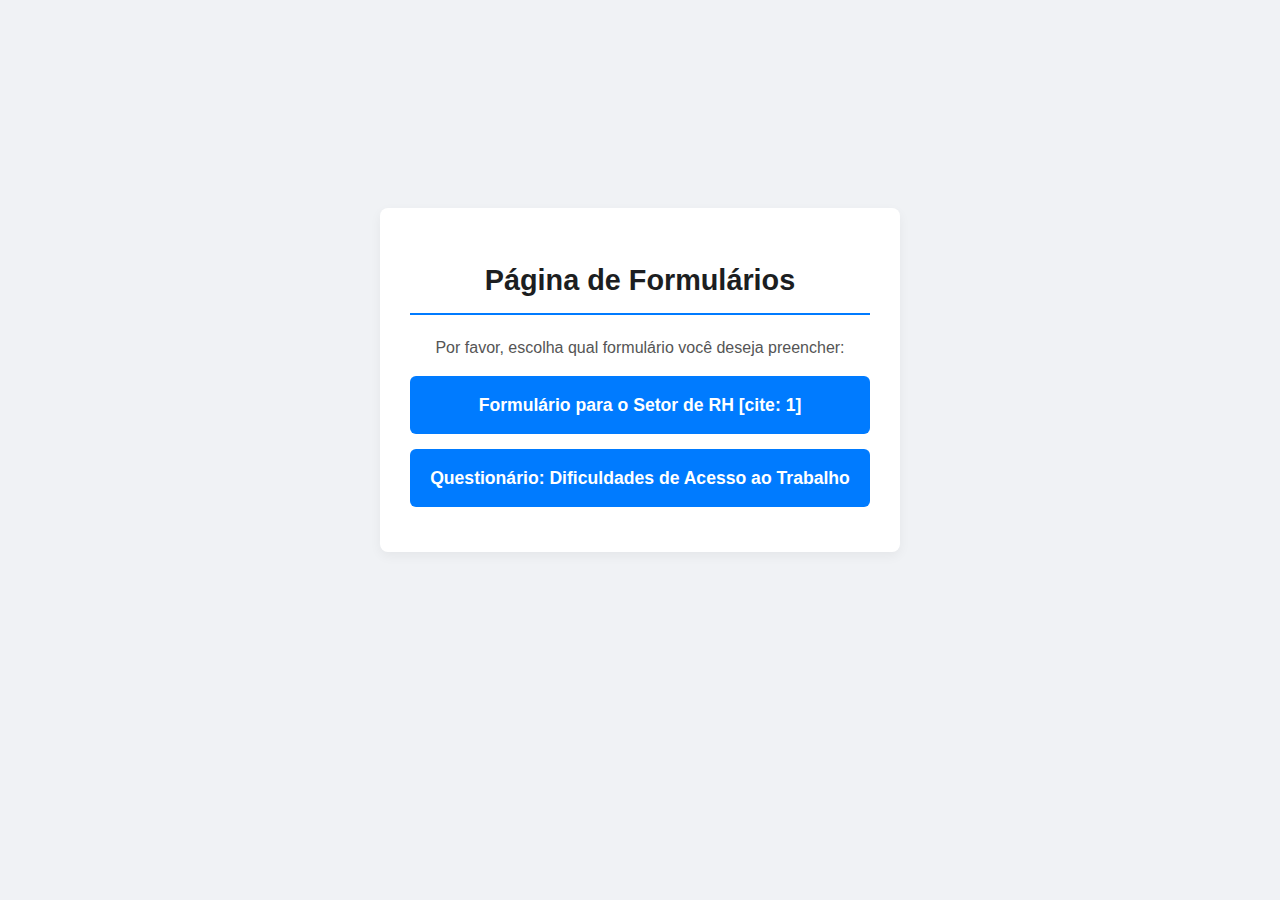
<file: index.html>
<!DOCTYPE html>
<html lang="pt-br">
<head>
    <meta charset="UTF-8">
    <meta name="viewport" content="width=device-width, initial-scale=1.0">
    <title>Meus Formulários de Pesquisa</title>
    <link rel="stylesheet" href="style.css">
    
    <style>
        body {
            background-color: #f0f2f5;
            display: flex;
            justify-content: center;
            align-items: center;
            min-height: 80vh;
        }
        .menu-container {
            max-width: 600px;
            margin: 20px;
            padding: 30px;
            background-color: #ffffff;
            border-radius: 8px;
            box-shadow: 0 4px 12px rgba(0, 0, 0, 0.05);
            text-align: center;
        }
        .menu-container a {
            display: block;
            padding: 15px 20px;
            margin: 15px 0;
            font-size: 1.1em;
            font-weight: 600;
            color: #ffffff;
            background-color: #007bff;
            border-radius: 6px;
            text-decoration: none;
            transition: background-color 0.3s ease;
        }
        .menu-container a:hover {
            background-color: #0056b3;
        }
    </style>
</head>
<body>

    <div class="menu-container">
        <h1>Página de Formulários</h1>
        <p>Por favor, escolha qual formulário você deseja preencher:</p>

        <a href="formulario_rh.html">
            Formulário para o Setor de RH [cite: 1]
        </a>

        <a href="questionario_idoso.html">
            Questionário: Dificuldades de Acesso ao Trabalho 
        </a>
    </div>

</body>
</html>
</file>
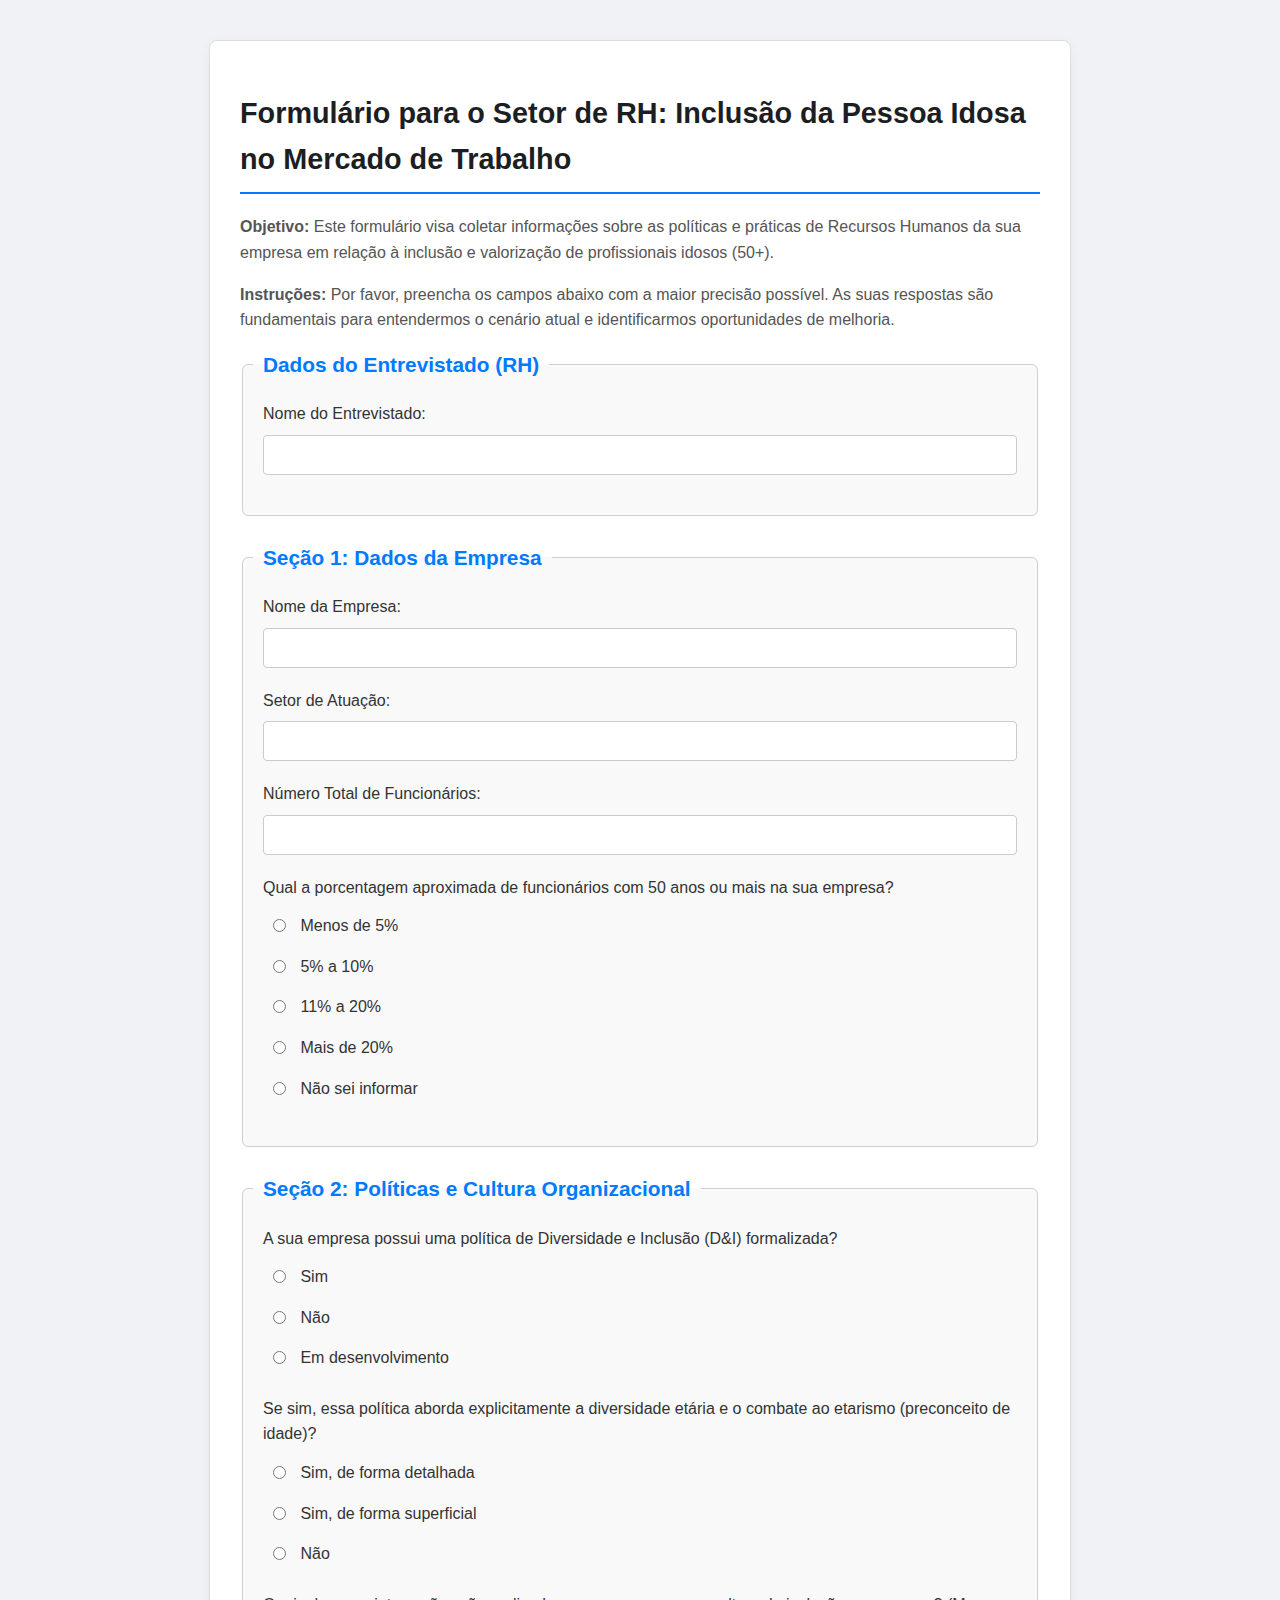
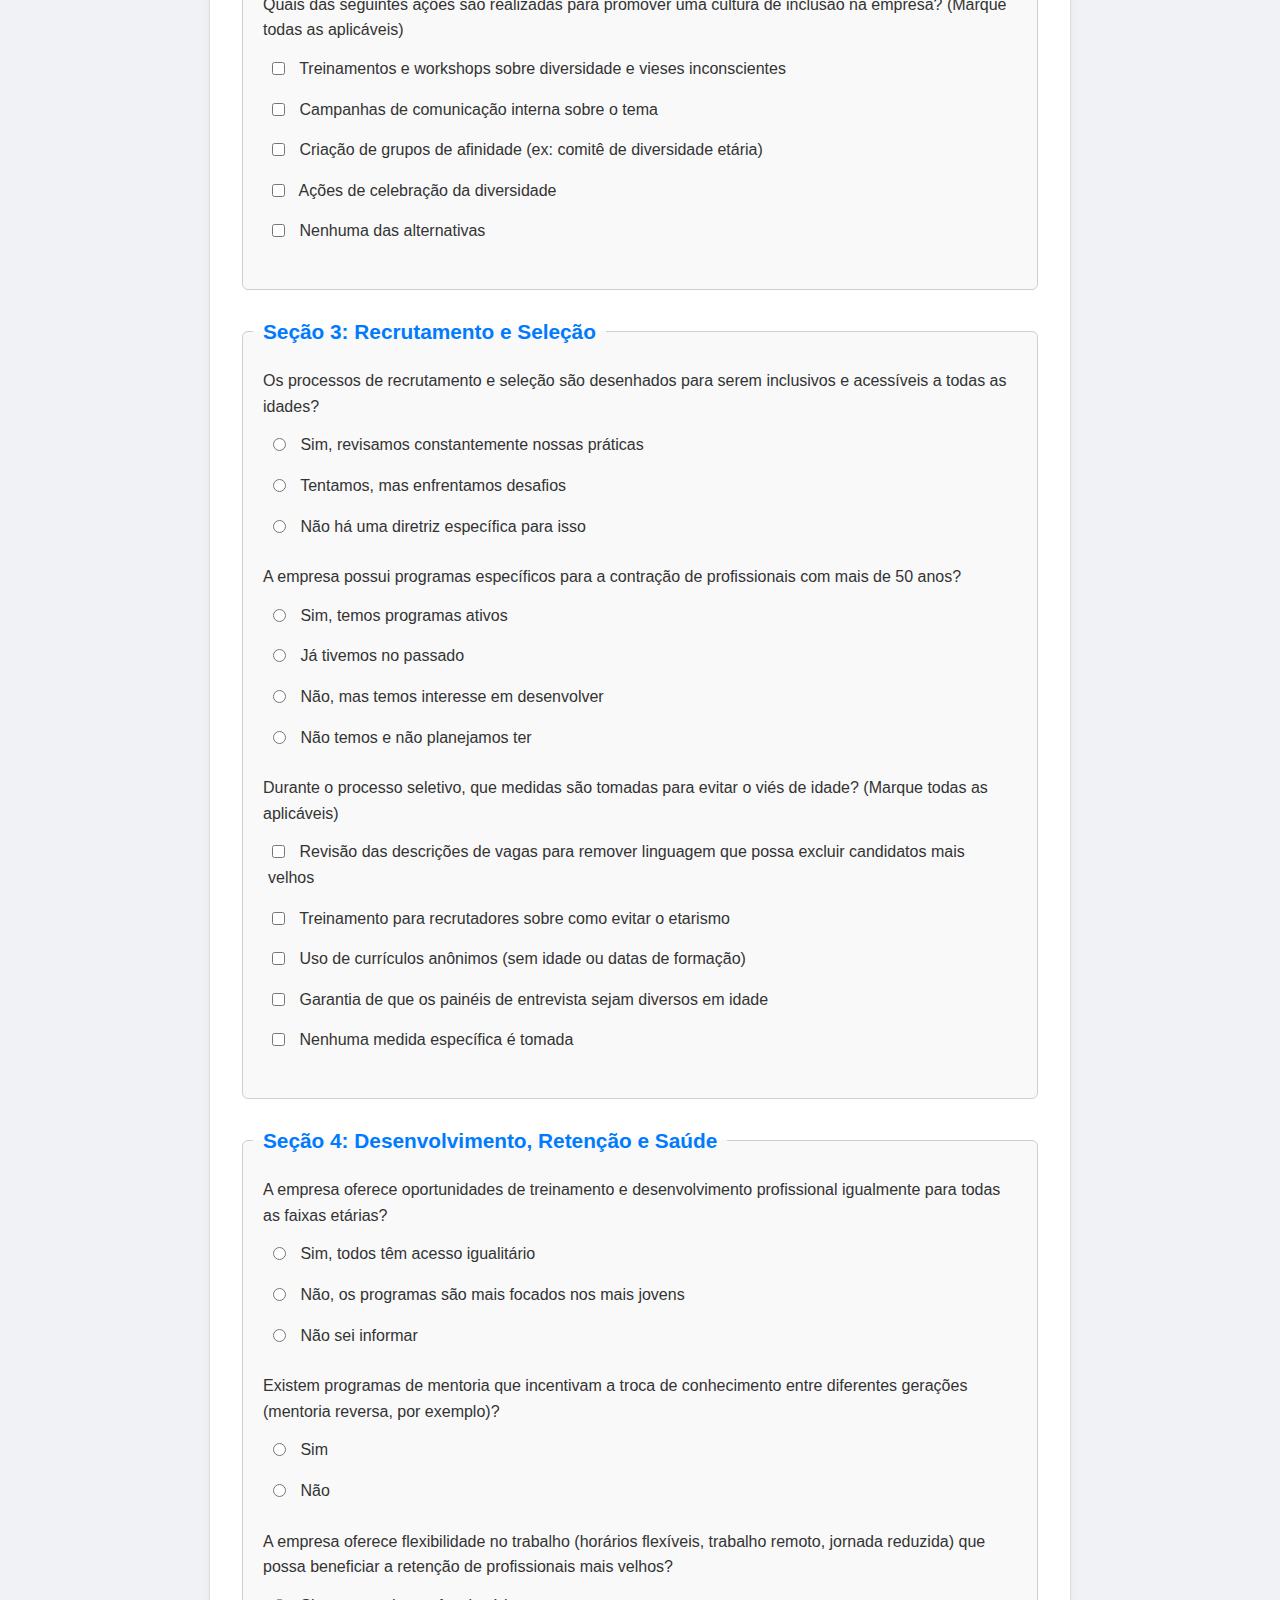
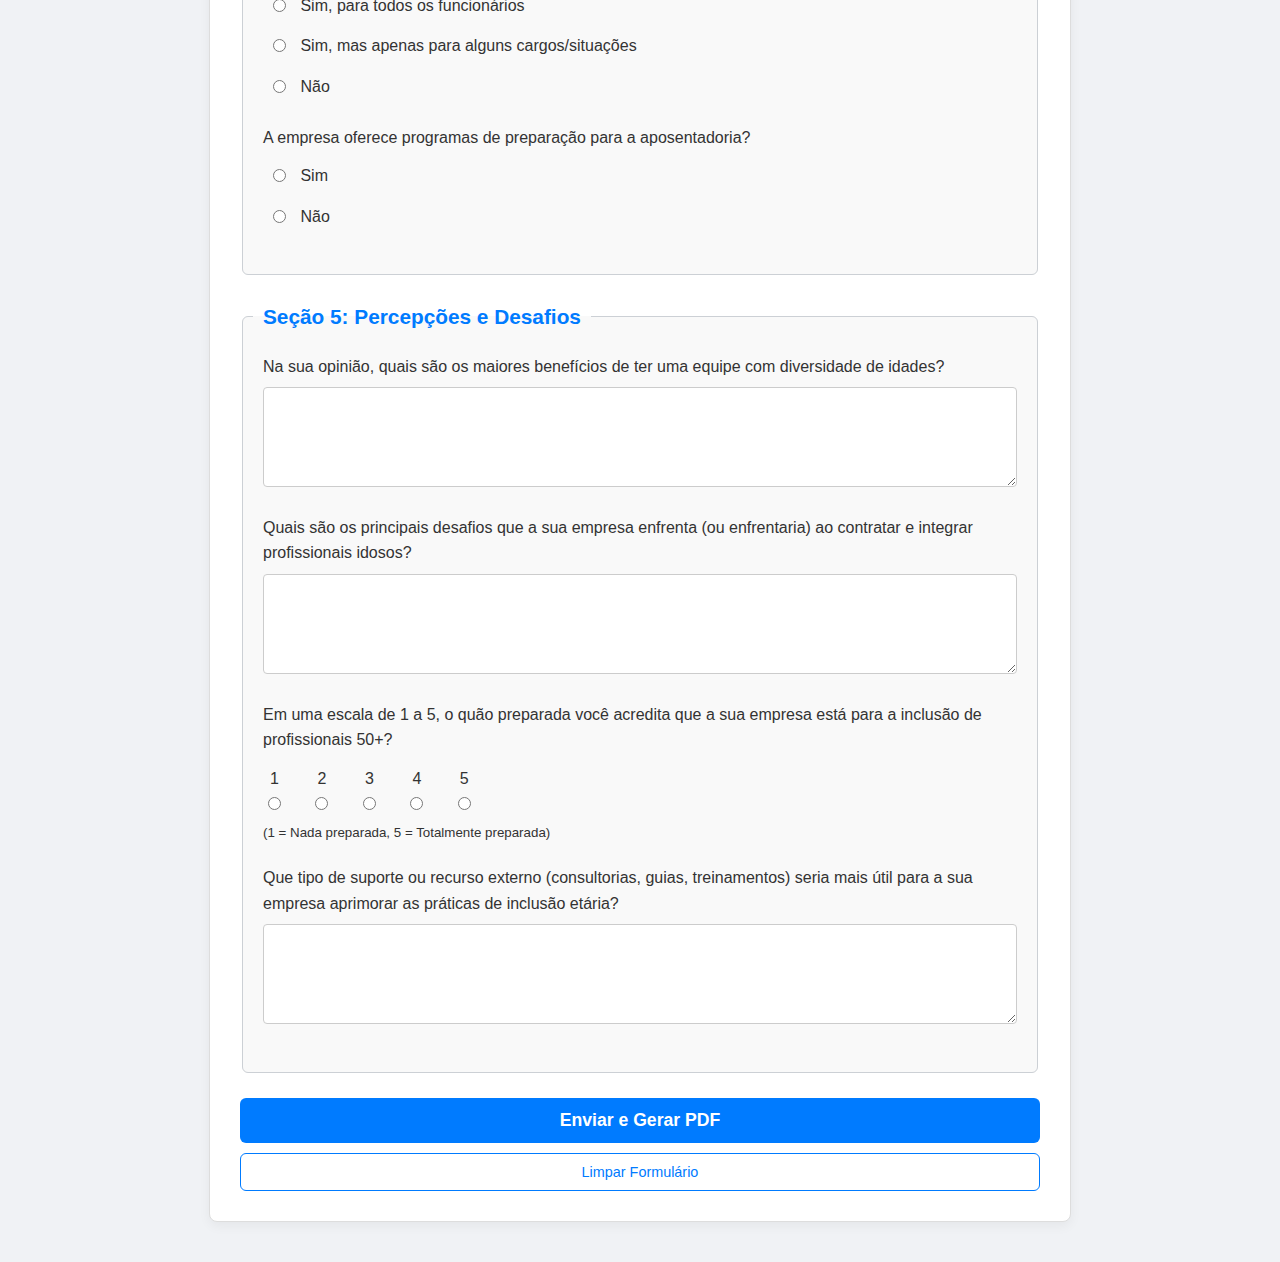
<file: formulario_rh.html>
<!DOCTYPE html>
<html lang="pt-br">
<head>
    <meta charset="UTF-8">
    <meta name="viewport" content="width=device-width, initial-scale=1.0">
    <title>Formulário RH: Inclusão da Pessoa Idosa</title>
    <link rel="stylesheet" href="style.css">
</head>
<body>

    <form id="form-rh" class="form-container">
        <h1>Formulário para o Setor de RH: Inclusão da Pessoa Idosa no Mercado de Trabalho</h1>
        <p><strong>Objetivo:</strong> Este formulário visa coletar informações sobre as políticas e práticas de Recursos Humanos da sua empresa em relação à inclusão e valorização de profissionais idosos (50+).</p>
        <p><strong>Instruções:</strong> Por favor, preencha os campos abaixo com a maior precisão possível. As suas respostas são fundamentais para entendermos o cenário atual e identificarmos oportunidades de melhoria.</p>

        <fieldset>
            <legend>Dados do Entrevistado (RH)</legend>
            <div class="form-group">
                <label for="rh_nome_entrevistado">Nome do Entrevistado:</label>
                <input type="text" id="rh_nome_entrevistado" name="rh_nome_entrevistado">
            </div>
        </fieldset>

        <fieldset>
            <legend>Seção 1: Dados da Empresa</legend>
            <div class="form-group">
                <label for="rh-q1">Nome da Empresa:</label>
                <input type="text" id="rh-q1" name="rh_q1">
            </div>
            <div class="form-group">
                <label for="rh-q2">Setor de Atuação:</label>
                <input type="text" id="rh-q2" name="rh_q2">
            </div>
            <div class="form-group">
                <label for="rh-q3">Número Total de Funcionários:</label>
                <input type="number" id="rh-q3" name="rh_q3" min="1">
            </div>
            <div class="form-group">
                <label>Qual a porcentagem aproximada de funcionários com 50 anos ou mais na sua empresa?</label>
                <div class="radio-group">
                    <label><input type="radio" name="rh_q4" value="menos_5"> Menos de 5%</label>
                    <label><input type="radio" name="rh_q4" value="5_10"> 5% a 10%</label>
                    <label><input type="radio" name="rh_q4" value="11_20"> 11% a 20%</label>
                    <label><input type="radio" name="rh_q4" value="mais_20"> Mais de 20%</label>
                    <label><input type="radio" name="rh_q4" value="nao_sei"> Não sei informar</label>
                </div>
            </div>
        </fieldset>

        <fieldset>
            <legend>Seção 2: Políticas e Cultura Organizacional</legend>
            <div class="form-group">
                <label>A sua empresa possui uma política de Diversidade e Inclusão (D&I) formalizada?</label>
                <div class="radio-group">
                    <label><input type="radio" name="rh_q5" value="sim"> Sim</label>
                    <label><input type="radio" name="rh_q5" value="nao"> Não</label>
                    <label><input type="radio" name="rh_q5" value="em_desenvolvimento"> Em desenvolvimento</label>
                </div>
            </div>
            <div class="form-group">
                <label>Se sim, essa política aborda explicitamente a diversidade etária e o combate ao etarismo (preconceito de idade)?</label>
                <div class="radio-group">
                    <label><input type="radio" name="rh_q6" value="sim_detalhada"> Sim, de forma detalhada</label>
                    <label><input type="radio" name="rh_q6" value="sim_superficial"> Sim, de forma superficial</label>
                    <label><input type="radio" name="rh_q6" value="nao"> Não</label>
                </div>
            </div>
            <div class="form-group">
                <label>Quais das seguintes ações são realizadas para promover uma cultura de inclusão na empresa? (Marque todas as aplicáveis)</label>
                <div class="checkbox-group">
                    <label><input type="checkbox" name="rh_q7" value="treinamentos"> Treinamentos e workshops sobre diversidade e vieses inconscientes</label>
                    <label><input type="checkbox" name="rh_q7" value="comunicacao"> Campanhas de comunicação interna sobre o tema</label>
                    <label><input type="checkbox" name="rh_q7" value="grupos_afinidade"> Criação de grupos de afinidade (ex: comitê de diversidade etária)</label>
                    <label><input type="checkbox" name="rh_q7" value="celebracao"> Ações de celebração da diversidade</label>
                    <label><input type="checkbox" name="rh_q7" value="nenhuma"> Nenhuma das alternativas</label>
                </div>
            </div>
        </fieldset>

        <fieldset>
            <legend>Seção 3: Recrutamento e Seleção</legend>
            <div class="form-group">
                <label>Os processos de recrutamento e seleção são desenhados para serem inclusivos e acessíveis a todas as idades?</label>
                <div class="radio-group">
                    <label><input type="radio" name="rh_q8" value="sim"> Sim, revisamos constantemente nossas práticas</label>
                    <label><input type="radio"name="rh_q8" value="tentamos"> Tentamos, mas enfrentamos desafios</label>
                    <label><input type="radio" name="rh_q8" value="nao"> Não há uma diretriz específica para isso</label>
                </div>
            </div>
            <div class="form-group">
                <label>A empresa possui programas específicos para a contração de profissionais com mais de 50 anos?</label>
                <div class="radio-group">
                    <label><input type="radio" name="rh_q9" value="sim"> Sim, temos programas ativos</label>
                    <label><input type="radio" name="rh_q9" value="passado"> Já tivemos no passado</label>
                    <label><input type="radio" name="rh_q9" value="interesse"> Não, mas temos interesse em desenvolver</label>
                    <label><input type="radio" name="rh_q9" value="nao"> Não temos e não planejamos ter</label>
                </div>
            </div>
            <div class="form-group">
                <label>Durante o processo seletivo, que medidas são tomadas para evitar o viés de idade? (Marque todas as aplicáveis)</label>
                <div class="checkbox-group">
                    <label><input type="checkbox" name="rh_q10" value="revisao_vagas"> Revisão das descrições de vagas para remover linguagem que possa excluir candidatos mais velhos</label>
                    <label><input type="checkbox" name="rh_q10" value="treinamento_recrutadores"> Treinamento para recrutadores sobre como evitar o etarismo</label>
                    <label><input type="checkbox" name="rh_q10" value="curriculo_anonimo"> Uso de currículos anônimos (sem idade ou datas de formação)</label>
                    <label><input type="checkbox" name="rh_q10" value="paineis_diversos"> Garantia de que os painéis de entrevista sejam diversos em idade</label>
                    <label><input type="checkbox" name="rh_q10" value="nenhuma"> Nenhuma medida específica é tomada</label>
                </div>
            </div>
        </fieldset>
        
        <fieldset>
            <legend>Seção 4: Desenvolvimento, Retenção e Saúde</legend>
             <div class="form-group">
                <label>A empresa oferece oportunidades de treinamento e desenvolvimento profissional igualmente para todas as faixas etárias?</label>
                <div class="radio-group">
                    <label><input type="radio" name="rh_q11" value="sim"> Sim, todos têm acesso igualitário</label>
                    <label><input type="radio" name="rh_q11" value="nao"> Não, os programas são mais focados nos mais jovens</label>
                    <label><input type="radio" name="rh_q11" value="nao_sei"> Não sei informar</label>
                </div>
            </div>
             <div class="form-group">
                <label>Existem programas de mentoria que incentivam a troca de conhecimento entre diferentes gerações (mentoria reversa, por exemplo)?</label>
                <div class="radio-group">
                    <label><input type="radio" name="rh_q12" value="sim"> Sim</label>
                    <label><input type="radio" name="rh_q12" value="nao"> Não</label>
                </div>
            </div>
             <div class="form-group">
                <label>A empresa oferece flexibilidade no trabalho (horários flexíveis, trabalho remoto, jornada reduzida) que possa beneficiar a retenção de profissionais mais velhos?</label>
                <div class="radio-group">
                    <label><input type="radio" name="rh_q13" value="sim_todos"> Sim, para todos os funcionários</label>
                    <label><input type="radio" name="rh_q13" value="sim_alguns"> Sim, mas apenas para alguns cargos/situações</label>
                    <label><input type="radio" name="rh_q13" value="nao"> Não</label>
                </div>
            </div>
             <div class="form-group">
                <label>A empresa oferece programas de preparação para a aposentadoria?</label>
                <div class="radio-group">
                    <label><input type="radio" name="rh_q14" value="sim"> Sim</label>
                    <label><input type="radio" name="rh_q14" value="nao"> Não</label>
                </div>
            </div>
        </fieldset>

        <fieldset>
            <legend>Seção 5: Percepções e Desafios</legend>
            <div class="form-group">
                <label for="rh_q15">Na sua opinião, quais são os maiores benefícios de ter uma equipe com diversidade de idades?</label>
                <textarea id="rh_q15" name="rh_q15" rows="5"></textarea>
            </div>
             <div class="form-group">
                <label for="rh_q16">Quais são os principais desafios que a sua empresa enfrenta (ou enfrentaria) ao contratar e integrar profissionais idosos?</label>
                <textarea id="rh_q16" name="rh_q16" rows="5"></textarea>
            </div>
             <div class="form-group">
                <label>Em uma escala de 1 a 5, o quão preparada você acredita que a sua empresa está para a inclusão de profissionais 50+?</label>
                <div class="radio-group horizontal">
                    <label>1<br><input type="radio" name="rh_q17" value="1"></label>
                    <label>2<br><input type="radio" name="rh_q17" value="2"></label>
                    <label>3<br><input type="radio" name="rh_q17" value="3"></label>
                    <label>4<br><input type="radio" name="rh_q17" value="4"></label>
                    <label>5<br><input type="radio" name="rh_q17" value="5"></label>
                </div>
                <small>(1 = Nada preparada, 5 = Totalmente preparada)</small>
            </div>
            <div class="form-group">
                <label for="rh_q18">Que tipo de suporte ou recurso externo (consultorias, guias, treinamentos) seria mais útil para a sua empresa aprimorar as práticas de inclusão etária?</label>
                <textarea id="rh_q18" name="rh_q18" rows="5"></textarea>
            </div>
        </fieldset>

        <button type="button" class="submit-button" onclick="gerarPDF('form-rh')">Enviar e Gerar PDF</button>
        <button type="button" class="clear-button" onclick="clearData('form-rh')">Limpar Formulário</button>
    </form>

    <script src="script.js"></script>
</body>
</html>
</file>
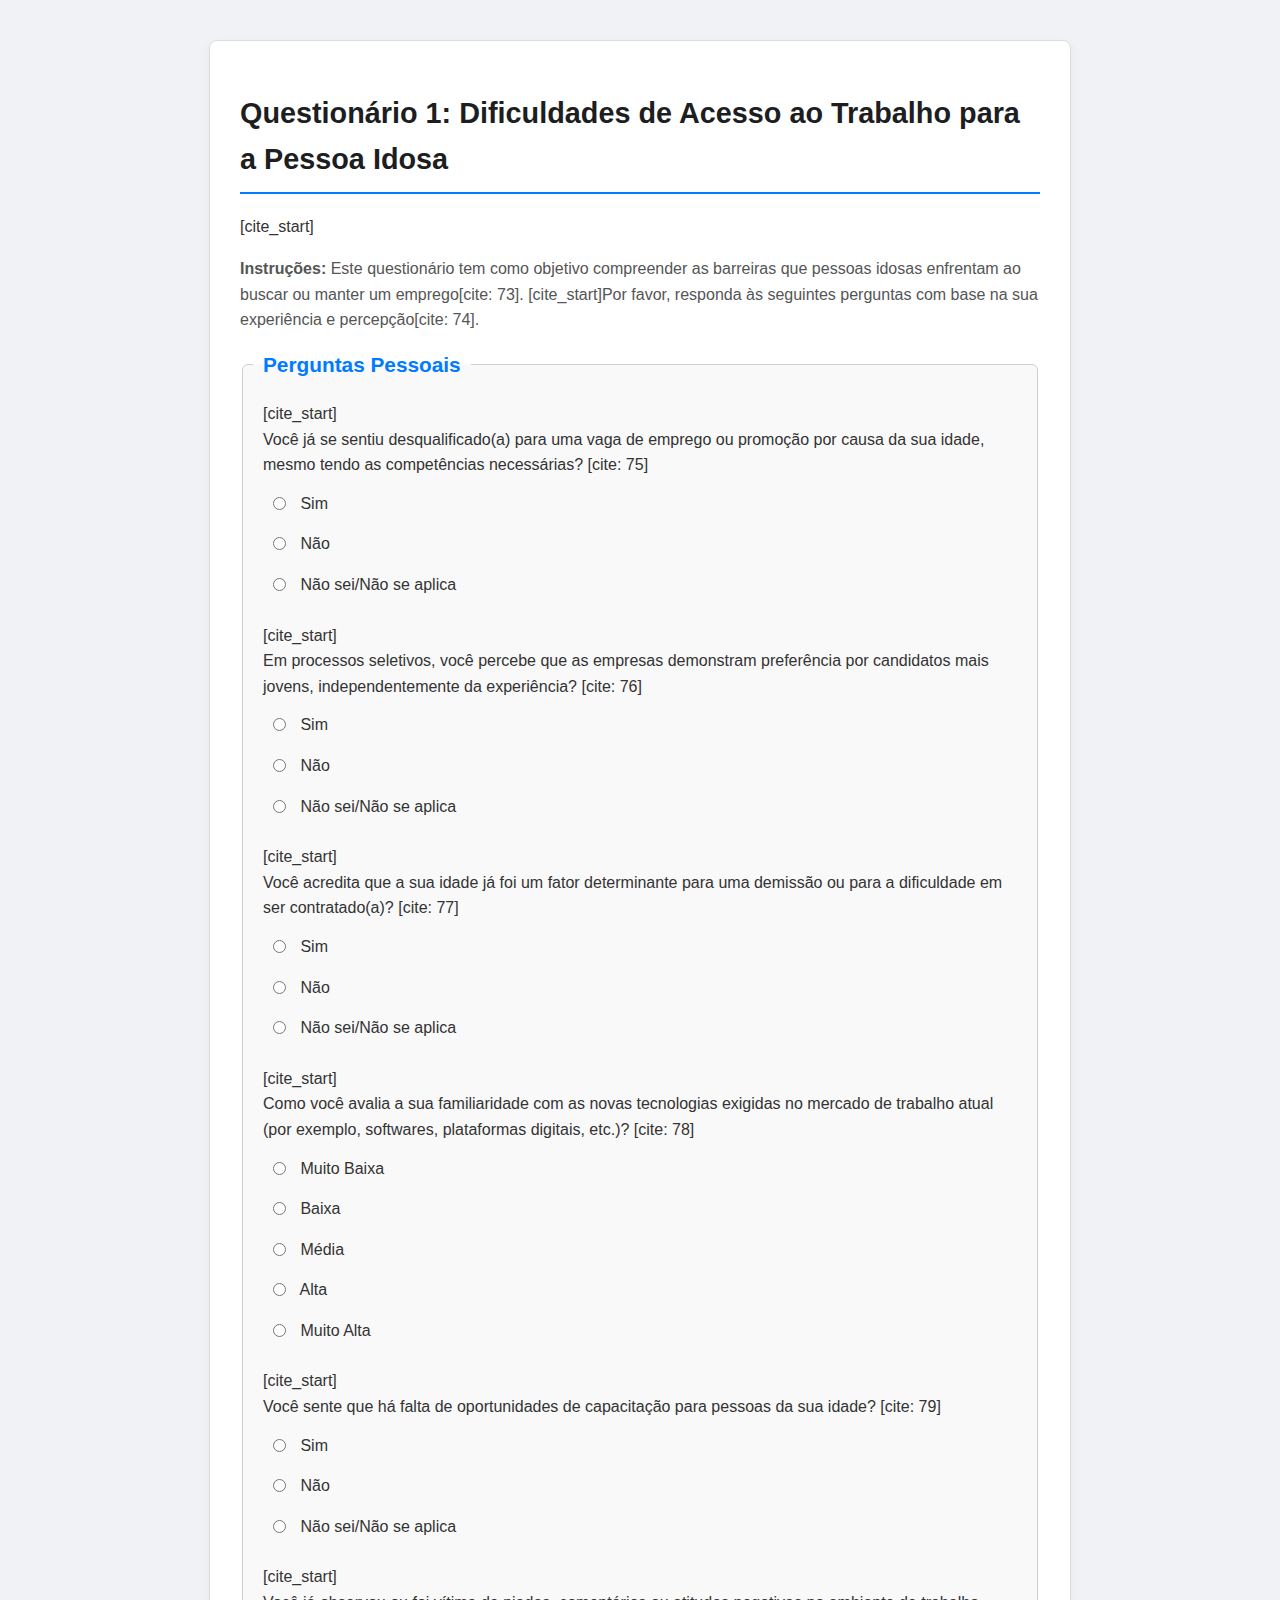
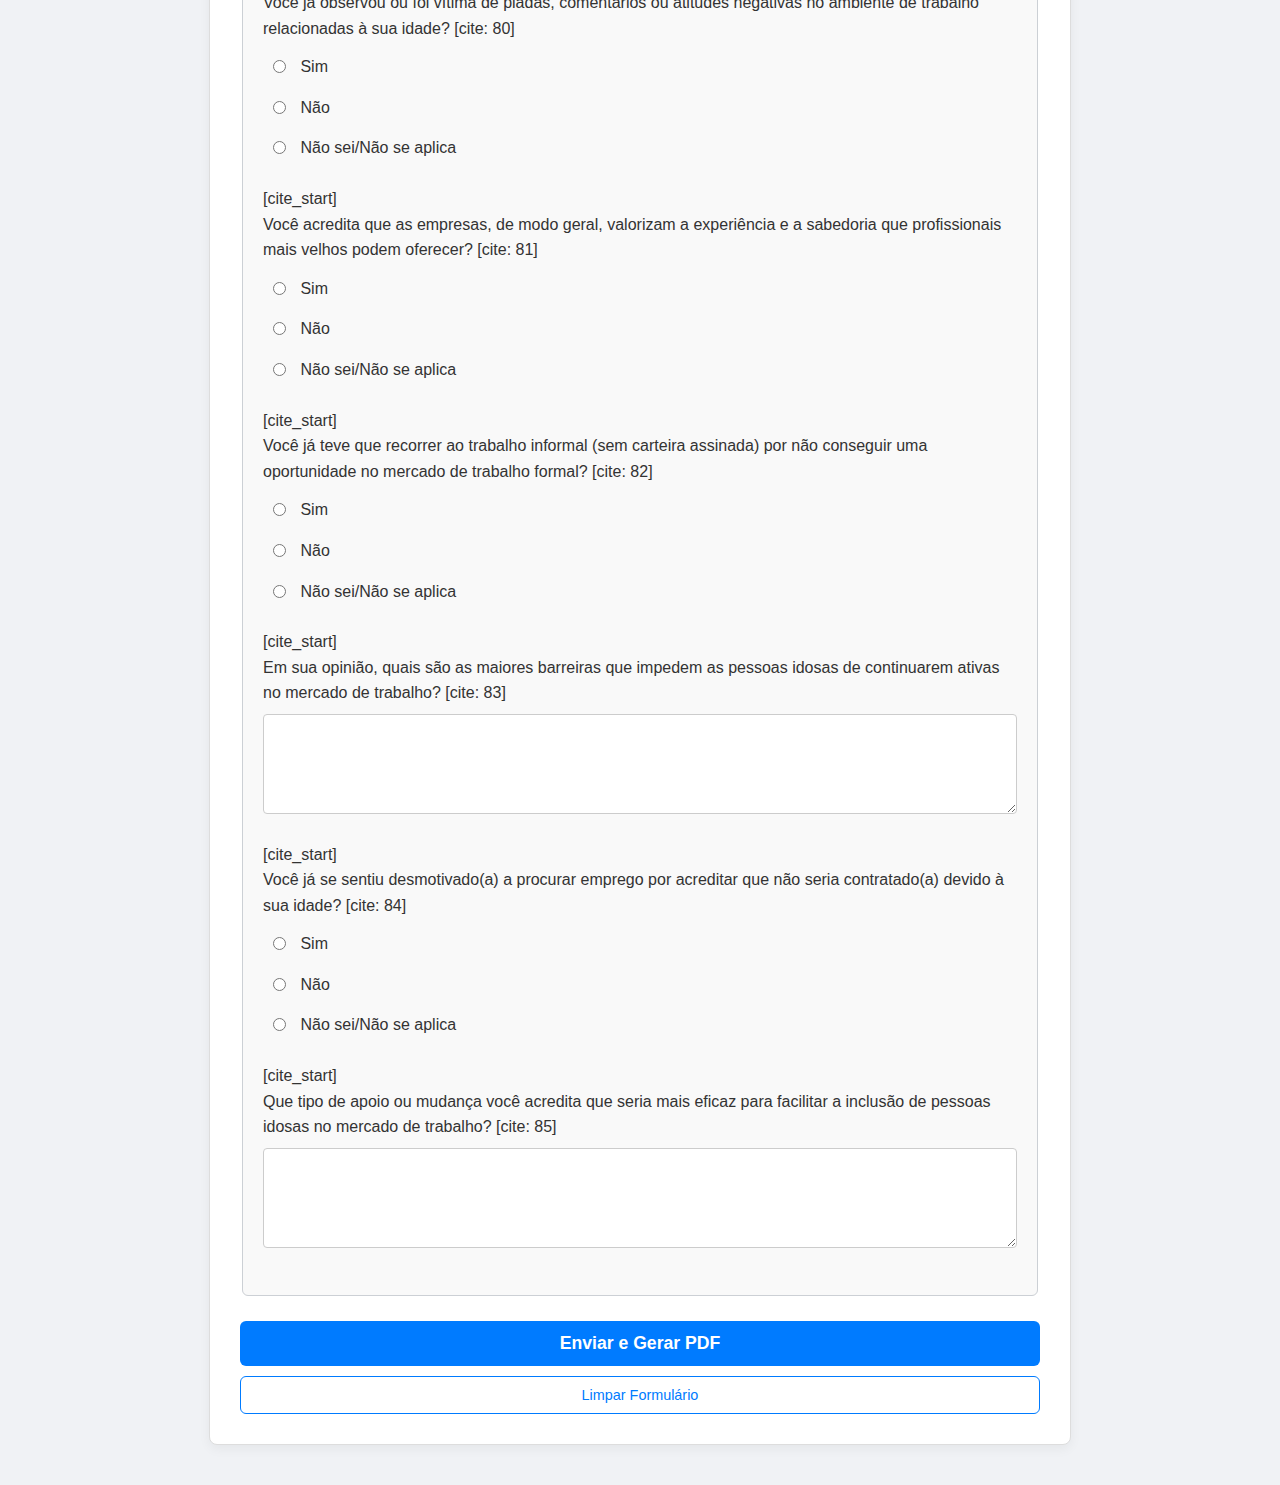
<file: questionario_idoso.html>
<!DOCTYPE html>
<html lang="pt-br">
<head>
    <meta charset="UTF-8">
    <meta name="viewport" content="width=device-width, initial-scale=1.0">
    <title>Questionário: Dificuldades de Acesso ao Trabalho (Pessoa Idosa)</title>
    <link rel="stylesheet" href="style.css">
</head>
<body>

    <form id="form-idoso" class="form-container">
        <h1>Questionário 1: Dificuldades de Acesso ao Trabalho para a Pessoa Idosa</h1>
        [cite_start]<p><strong>Instruções:</strong> Este questionário tem como objetivo compreender as barreiras que pessoas idosas enfrentam ao buscar ou manter um emprego[cite: 73]. [cite_start]Por favor, responda às seguintes perguntas com base na sua experiência e percepção[cite: 74].</p>

        <fieldset>
            <legend>Perguntas Pessoais</legend>

            <div class="form-group">
                [cite_start]<label>Você já se sentiu desqualificado(a) para uma vaga de emprego ou promoção por causa da sua idade, mesmo tendo as competências necessárias? [cite: 75]</label>
                <div class="radio-group">
                    <label><input type="radio" name="q3" value="sim"> Sim</label>
                    <label><input type="radio" name="q3" value="nao"> Não</label>
                    <label><input type="radio" name="q3" value="nao_sei"> Não sei/Não se aplica</label>
                </div>
            </div>

            <div class="form-group">
                [cite_start]<label>Em processos seletivos, você percebe que as empresas demonstram preferência por candidatos mais jovens, independentemente da experiência? [cite: 76]</label>
                <div class="radio-group">
                    <label><input type="radio" name="q4" value="sim"> Sim</label>
                    <label><input type="radio" name="q4" value="nao"> Não</label>
                    <label><input type="radio" name="q4" value="nao_sei"> Não sei/Não se aplica</label>
                </div>
            </div>

            <div class="form-group">
                [cite_start]<label>Você acredita que a sua idade já foi um fator determinante para uma demissão ou para a dificuldade em ser contratado(a)? [cite: 77]</label>
                <div class="radio-group">
                    <label><input type="radio" name="q5" value="sim"> Sim</label>
                    <label><input type="radio" name="q5" value="nao"> Não</label>
                    <label><input type="radio" name="q5" value="nao_sei"> Não sei/Não se aplica</label>
                </div>
            </div>

            <div class="form-group">
                [cite_start]<label>Como você avalia a sua familiaridade com as novas tecnologias exigidas no mercado de trabalho atual (por exemplo, softwares, plataformas digitais, etc.)? [cite: 78]</label>
                <div class="radio-group">
                    <label><input type="radio" name="q6" value="1"> Muito Baixa</label>
                    <label><input type="radio" name="q6" value="2"> Baixa</label>
                    <label><input type="radio" name="q6" value="3"> Média</label>
                    <label><input type="radio" name="q6" value="4"> Alta</label>
                    <label><input type="radio" name="q6" value="5"> Muito Alta</label>
                </div>
            </div>

            <div class="form-group">
                [cite_start]<label>Você sente que há falta de oportunidades de capacitação para pessoas da sua idade? [cite: 79]</label>
                <div class="radio-group">
                    <label><input type="radio" name="q7" value="sim"> Sim</label>
                    <label><input type="radio" name="q7" value="nao"> Não</label>
                    <label><input type="radio" name="q7" value="nao_sei"> Não sei/Não se aplica</label>
                </div>
            </div>

            <div class="form-group">
                [cite_start]<label>Você já observou ou foi vítima de piadas, comentários ou atitudes negativas no ambiente de trabalho relacionadas à sua idade? [cite: 80]</label>
                <div class="radio-group">
                    <label><input type="radio" name="q8" value="sim"> Sim</label>
                    <label><input type="radio" name="q8" value="nao"> Não</label>
                    <label><input type="radio" name="q8" value="nao_sei"> Não sei/Não se aplica</label>
                </div>
            </div>

            <div class="form-group">
                [cite_start]<label>Você acredita que as empresas, de modo geral, valorizam a experiência e a sabedoria que profissionais mais velhos podem oferecer? [cite: 81]</label>
                <div class="radio-group">
                    <label><input type="radio" name="q9" value="sim"> Sim</label>
                    <label><input type="radio" name="q9" value="nao"> Não</label>
                    <label><input type="radio" name="q9" value="nao_sei"> Não sei/Não se aplica</label>
                </div>
            </div>

            <div class="form-group">
                [cite_start]<label>Você já teve que recorrer ao trabalho informal (sem carteira assinada) por não conseguir uma oportunidade no mercado de trabalho formal? [cite: 82]</label>
                <div class="radio-group">
                    <label><input type="radio" name="q10" value="sim"> Sim</label>
                    <label><input type="radio" name="q10" value="nao"> Não</label>
                    <label><input type="radio" name="q10" value="nao_sei"> Não sei/Não se aplica</label>
                </div>
            </div>

            <div class="form-group">
                [cite_start]<label for="q11">Em sua opinião, quais são as maiores barreiras que impedem as pessoas idosas de continuarem ativas no mercado de trabalho? [cite: 83]</label>
                <textarea id="q11" name="q11" rows="5"></textarea>
            </div>

            <div class="form-group">
                [cite_start]<label>Você já se sentiu desmotivado(a) a procurar emprego por acreditar que não seria contratado(a) devido à sua idade? [cite: 84]</label>
                <div class="radio-group">
                    <label><input type="radio" name="q12" value="sim"> Sim</label>
                    <label><input type="radio" name="q12" value="nao"> Não</label>
                    <label><input type="radio" name="q12" value="nao_sei"> Não sei/Não se aplica</label>
                </div>
            </div>

            <div class="form-group">
                [cite_start]<label for="q13">Que tipo de apoio ou mudança você acredita que seria mais eficaz para facilitar a inclusão de pessoas idosas no mercado de trabalho? [cite: 85]</label>
                <textarea id="q13" name="q13" rows="5"></textarea>
            </div>
        </fieldset>

        <button type="button" class="submit-button" onclick="gerarPDF('form-idoso')">Enviar e Gerar PDF</button>
        <button type="button" class="clear-button" onclick="clearData('form-idoso')">Limpar Formulário</button>
    </form>

    <script src="script.js"></script>
</body>
</html>
</file>
<file: style.css>
/* Reset Básico e Fontes */
body {
    font-family: -apple-system, BlinkMacSystemFont, "Segoe UI", Roboto, Helvetica, Arial, sans-serif;
    line-height: 1.6;
    background-color: #f0f2f5;
    color: #333;
    margin: 0;
    padding: 20px;
}

/* Container do Formulário */
.form-container {
    max-width: 800px;
    margin: 20px auto;
    padding: 30px;
    background-color: #ffffff;
    border-radius: 8px;
    box-shadow: 0 4px 12px rgba(0, 0, 0, 0.05);
    border: 1px solid #ddd;
}

h1 {
    font-size: 1.8em;
    color: #1c1e21;
    border-bottom: 2px solid #007bff;
    padding-bottom: 10px;
    margin-bottom: 20px;
}

p {
    font-size: 1em;
    color: #555;
    margin-bottom: 15px;
}

/* Estrutura do Formulário */
fieldset {
    border: 1px solid #ccd0d5;
    border-radius: 6px;
    padding: 20px;
    margin-bottom: 25px;
    background-color: #f9f9f9;
}

legend {
    font-size: 1.3em;
    font-weight: 600;
    color: #007bff;
    padding: 0 10px;
    margin-left: -10px; /* Alinhamento */
}

.form-group {
    margin-bottom: 20px;
}

label {
    font-weight: 500;
    display: block;
    margin-bottom: 8px;
    color: #333;
}

/* Campos de Input */
input[type="text"],
input[type="number"],
textarea {
    width: 100%;
    padding: 10px;
    border: 1px solid #ccc;
    border-radius: 4px;
    box-sizing: border-box; /* Garante que o padding não afete a largura */
    font-size: 1em;
}

textarea {
    resize: vertical;
    min-height: 100px;
}

/* Grupos de Radio e Checkbox */
.radio-group label,
.checkbox-group label {
    display: block;
    font-weight: 400;
    margin-bottom: 5px;
    cursor: pointer;
    padding: 5px;
    border-radius: 4px;
}

.radio-group label:hover,
.checkbox-group label:hover {
    background-color: #f0f2f5;
}

.radio-group input,
.checkbox-group input {
    margin-right: 10px;
    transform: translateY(1px);
}

.radio-group.horizontal label {
    display: inline-block;
    margin-right: 20px;
    text-align: center;
}

.radio-group.horizontal input {
    display: block;
    margin: 5px auto 0;
}

/* Botões */
.submit-button {
    display: block;
    width: 100%;
    padding: 12px 20px;
    font-size: 1.1em;
    font-weight: 600;
    color: #ffffff;
    background-color: #007bff;
    border: none;
    border-radius: 6px;
    cursor: pointer;
    transition: background-color 0.3s ease;
}

.submit-button:hover {
    background-color: #0056b3;
}

.clear-button {
    display: block;
    width: 100%;
    padding: 10px 20px;
    margin-top: 10px; /* Espaçamento */
    font-size: 0.9em;
    font-weight: 500;
    color: #007bff; /* Cor do texto */
    background-color: #ffffff; /* Fundo branco */
    border: 1px solid #007bff; /* Borda azul */
    border-radius: 6px;
    cursor: pointer;
    transition: background-color 0.3s ease, color 0.3s ease;
}

.clear-button:hover {
    background-color: #f0f2f5;
    color: #0056b3;
}


/* --- Estilos de Impressão (Para Gerar o PDF) --- */
@media print {
    body {
        background-color: #ffffff;
        color: #000;
        margin: 0;
        padding: 0;
        box-shadow: none;
        font-size: 12pt;
    }

    .form-container {
        width: 100%;
        max-width: 100%;
        margin: 0;
        padding: 0;
        border: none;
        box-shadow: none;
    }

    h1 {
        font-size: 16pt;
        color: #000;
        border-bottom: 2px solid #000;
    }
    
    legend {
        font-size: 14pt;
        color: #000;
    }

    fieldset {
        border: 1px solid #888;
        background-color: #fff;
        page-break-inside: avoid; /* Tenta não quebrar fieldsets entre páginas */
    }

    /* Esconde os botões no PDF */
    .submit-button,
    .clear-button {
        display: none;
    }

    /* Garante que os campos de texto apareçam bem */
    textarea,
    input[type="text"],
    input[type="number"] {
        border: 1px solid #888;
        background: #f9f9f9; /* Fundo leve para destacar o campo preenchido */
    }

    /* Força a impressão do fundo (útil para alguns navegadores) */
    -webkit-print-color-adjust: exact;
    print-color-adjust: exact;
    
    @page {
        margin: 1.5cm; /* Margens da página do PDF */
        size: A4;
    }
}
</file>
